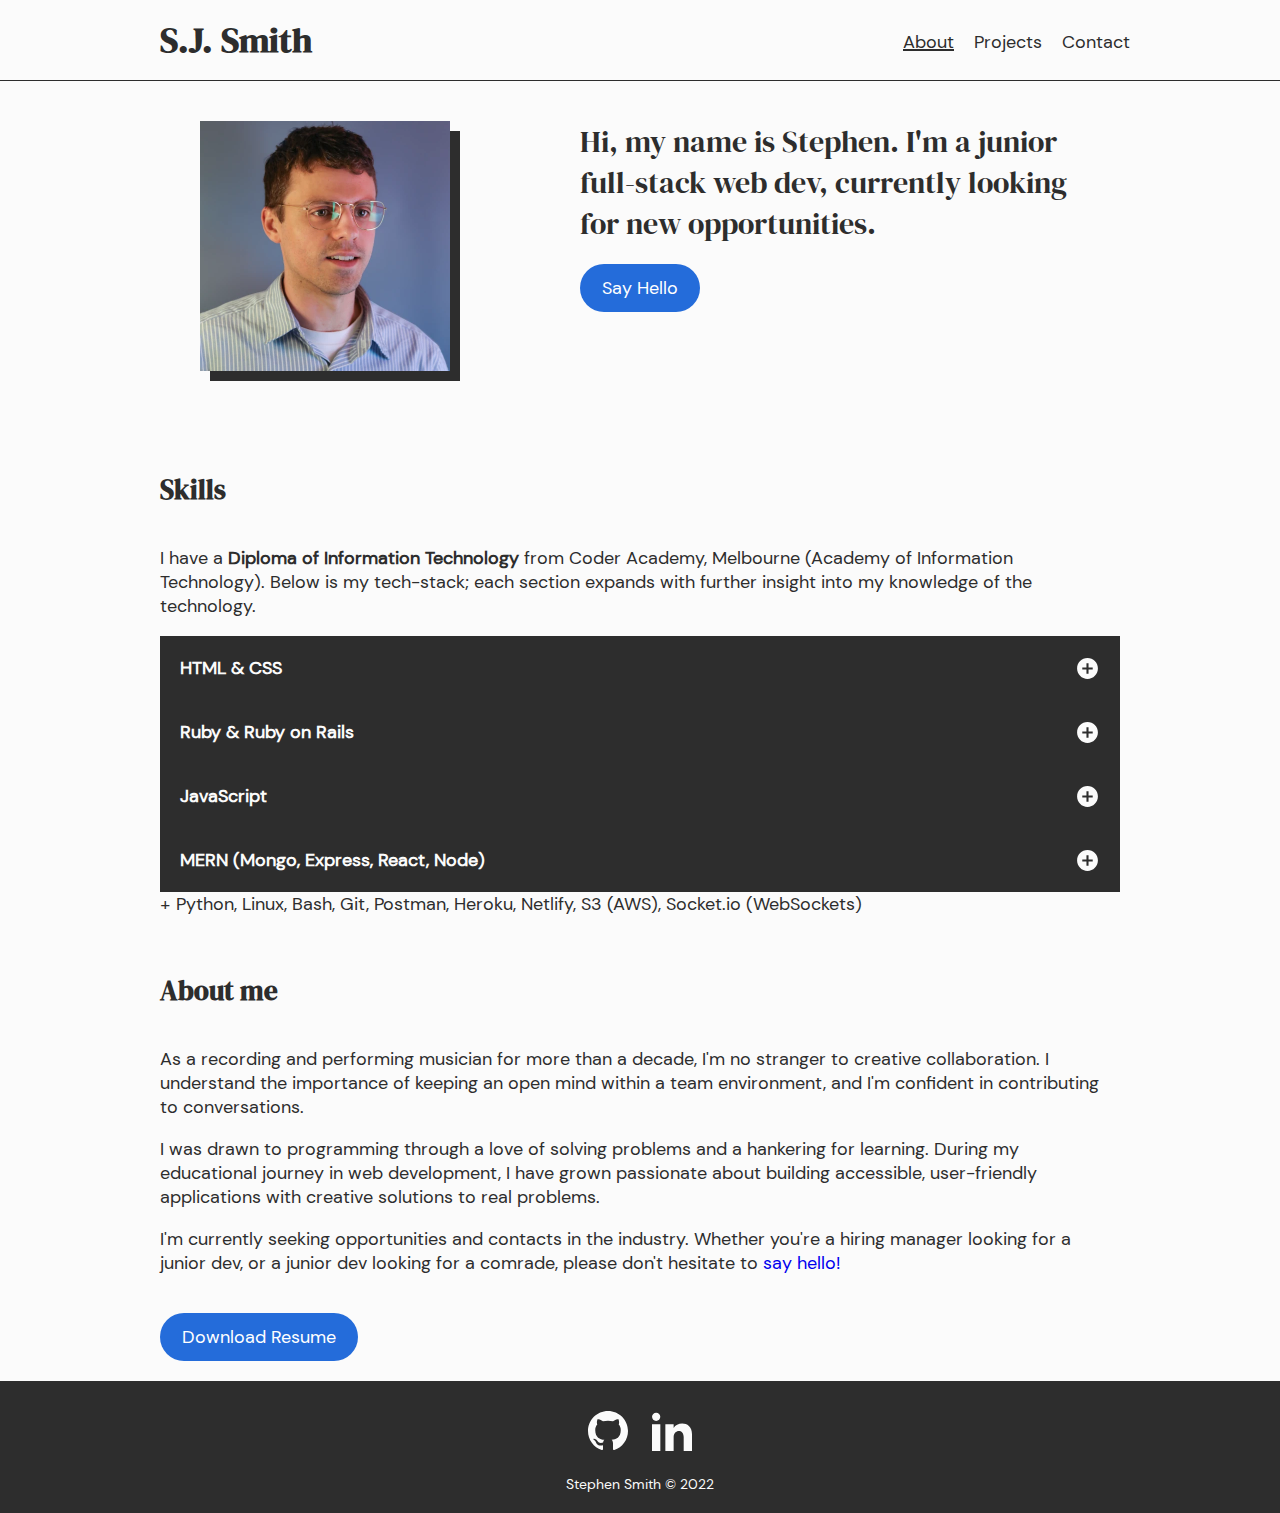
<file: index.html>
<!DOCTYPE html>
<html lang="en">
<head>
    <meta charset="UTF-8">
    <meta http-equiv="X-UA-Compatible" content="IE=edge">
    <meta name="viewport" content="width=device-width, initial-scale=1.0">
    <meta name="description" content="Junior full-stack web dev, S.J. Smith's portfolio.">
    <link rel="stylesheet" href="style.css">
    <link rel="stylesheet" href="about.css">
    <title>S.J. Smith Portfolio</title>
    <link rel="icon" href="/favicon.svg" type="image/svg+xml">

    <meta property='og:title' content='S.J. Smith Portfolio'/>
    <meta property="og:image" content="https://sjsmith.dev/assetts/ogpreview.jpg"/>
    <meta property="og:image:width" content="1200" />
    <meta property="og:image:height" content="627" />
    <meta property="og:image:alt" content="Head shot of S.J. Smith" />
    <meta property='og:description' content="Portfolio for S.J. Smith. Full-stack Web Developer"/>
    <meta property='og:url' content='https://sjsmith.dev'/>
</head>
<body>
    <header>
        <div class="h1-wrapper">
            <a href="/"><h1>S.J. Smith</h1></a>
            <div class="hamburger">
                <label class="mobile-menu-toggle" for="mobile-menu-checkbox">
                    <input type="checkbox" id="mobile-menu-checkbox" aria-label="mobile-menu-toggle" tabindex="0">
                    <div class="bar"></div>
                    <div class="bar"></div>
                    <div class="bar"> </div>
                </label>
            </div>
            <nav class="main-nav">
                <a class="desktop-nav-link selected" href="/">About<div class="underline"></div></a>
                <a class="desktop-nav-link" href="./projects">Projects<div class="underline"></div></a>
                <a class="desktop-nav-link" href="./contact">Contact<div class="underline"></div></a>
            </nav>
        </div>
        <nav class="mobile-main-nav">
            <a class="nav-link selected" href="/">About</a>
            <a class="nav-link" href="./projects">Projects</a>
            <a class="nav-link" href="./contact">Contact</a>
        </nav>
        <script src="./index.js"></script>
    </header>
    <main>
        <section class="introduction">
            <img width=100% height=100% src="./assetts/portrait500.webp" alt="Black and white portrait of Stephen">
            <div class="intro-wrapper">
                <p class="intro-para">Hi, my name is Stephen. I'm a junior full-stack web dev, currently looking for new opportunities.</p>
                <a href="./contact" class="button"> Say Hello </a>
            </div>
        </section>
        <h2>Skills</h2>
        <p>
        I have a <b>Diploma of Information Technology</b> from Coder Academy, Melbourne (Academy of Information Technology).
        Below is my tech-stack; each section expands with further insight into my knowledge of the technology.
        </p>

        <section class="skills">
            <details>
                <summary>
                    <h3>HTML & CSS<div class="underline"></div></h3>
                </summary>
                <p>Focusing on mobile-first responsive layouts, accessible design and semantic elements, I've learned to craft flexible user-friendly websites. I believe CSS is more powerful than it's often given credit for, and I love exploring advanced CSS solutions before reaching for other technologies. I also have experience with CSS libraries like Bootstrap. <i>(P.s. this site is 100% custom CSS and scores 100% on Lighthouse for Performance, Accessibility and Best Practices!)</i></p>
            </details>
            <details>
                <summary>
                    <h3>Ruby & Ruby on Rails<div class="underline"></div></h3>
                </summary>
                <p>In Ruby I explored the foundational concepts of programming, as well as principles such as OOP, DRY and TDD. Rails was my first exposure to a web framework, as well as the MVC architecture. Through Rails I also learned about relational database management, HTTP requests, CRUD operations, SQL queries and user authentication.</p>
            </details>
            <details>
                <summary>
                    <h3>JavaScript<div class="underline"></div></h3>
                </summary>
                <p>Before diving into JS frameworks, I learned vanilla JavaScript, as well as the fundamentals of DOM manipulation and The Event Loop. Through JavaScript I also explored asynchronous programming and browser / third-party APIs.</p>
            </details>
            <details>
                <summary>
                    <h3>MERN (Mongo, Express, React, Node)<div class="underline"></div></h3>
                </summary>
                <p>Through MongoDB I learned about non-relational databases and how to manage large diverse datasets. I discovered NodeJS and the exciting possibilities that come from running JS locally, and practiced building ExpressJS web applications and APIs. I started learning React by building a simple SPA for a hackathon and was immediately <i>hook</i>ed. I've since built several larger React applications and have explored component lifecycles, state management and reducers, React routing, custom hooks and more. </p>
            </details>
            <span>+ Python, Linux, Bash, Git, Postman, Heroku, Netlify, S3 (AWS), Socket.io (WebSockets)</span>
        </section>
        <section class="about-me">
            <h2>About me</h2>
            <p>As a recording and performing musician for more than a decade, I'm no stranger to creative collaboration. I understand the importance of keeping an open mind within a team environment, and I'm confident in contributing to conversations.</p>
            <p>I was drawn to programming through a love of solving problems and a hankering for learning. During my educational journey in web development, I have grown passionate about building accessible, user-friendly applications with creative solutions to real problems.</p>
            <p>I'm currently seeking opportunities and contacts in the industry. Whether you're a hiring manager looking for a junior dev, or a junior dev looking for a comrade, please don't hesitate to <a href="./contact">say hello!</a></p>
        </section>
        <div><a download class="button" href="./assetts/StephenSmithResume.pdf">Download Resume</a></div>
    </main>
    <footer>
        <div>
            <a class="sm-icon" aria-label="GitHub Link" href="https://www.github.com/smith-sj" style="background-image: url('./assetts/iconmonstr-github-1.svg')"></a>
            <a class="sm-icon" aria-label="LinkedIn Link" href="https://www.linkedin.com/in/smith-sj/" style="background-image: url('./assetts/iconmonstr-linkedin-1.svg')"></a>
        </div>
        <span>Stephen Smith © 2022</span>
    </footer>
    </body>
</body>
</html>
</file>
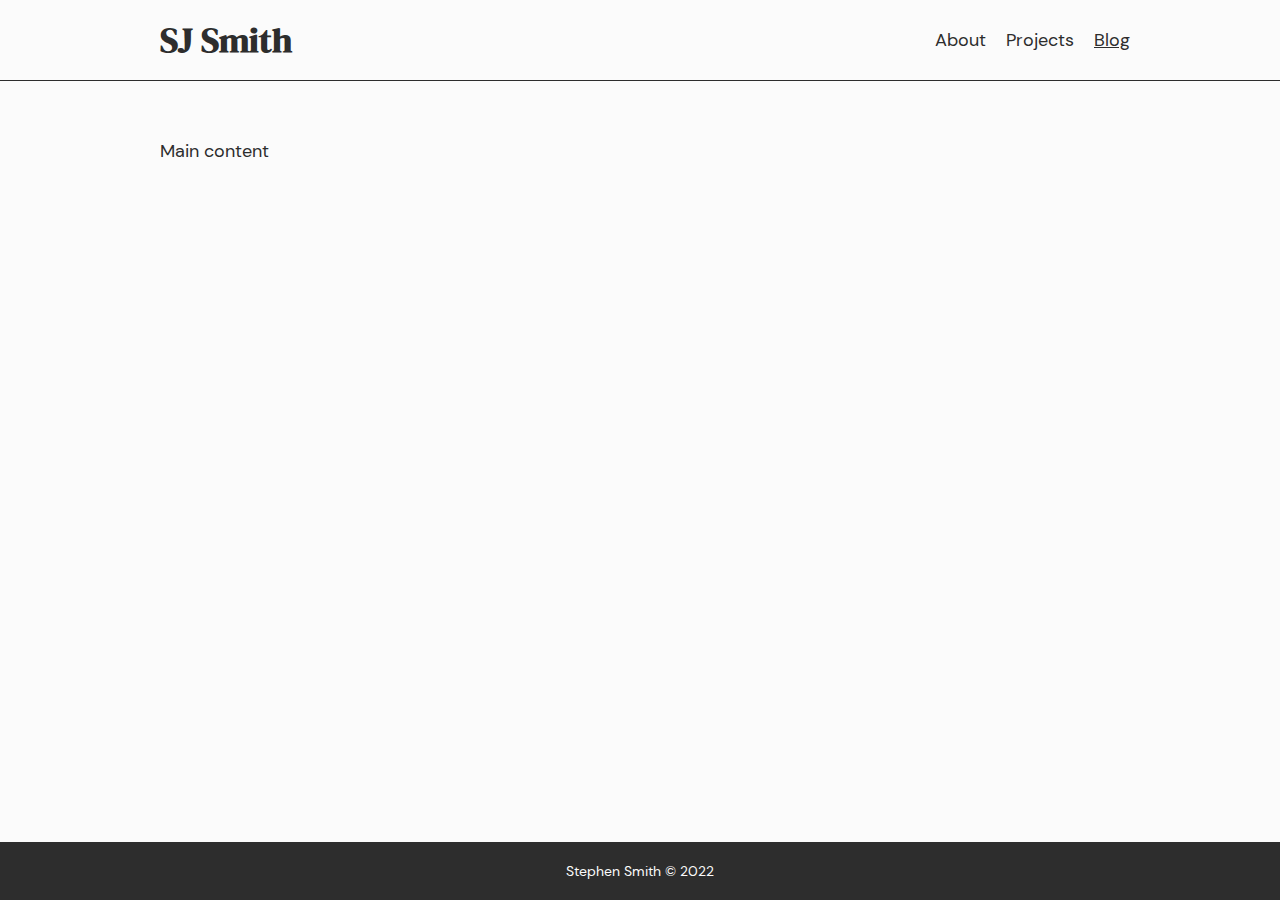
<file: blog.html>
<!DOCTYPE html>
<html lang="en">
<head>
    <meta charset="UTF-8">
    <meta http-equiv="X-UA-Compatible" content="IE=edge">
    <meta name="viewport" content="width=device-width, initial-scale=1.0">
    <link rel="stylesheet" href="newstyle.css">
    <title>S.J. Smith Portfolio</title>
    <link rel="preconnect" href="https://fonts.googleapis.com">
    <link rel="preconnect" href="https://fonts.gstatic.com" crossorigin>
    <link href="https://fonts.googleapis.com/css2?family=DM+Sans&family=DM+Serif+Display&display=swap" rel="stylesheet">
</head>
<body>
    <header>
        <div class="h1-wrapper">
            <h1>SJ Smith</h1>
            <div class="model-2">
                <label for="mobile-menu-toggle">
                    <input type="checkbox" id="mobile-menu-toggle" hidden>
                    <div class="bar"></div>
                    <div class="bar"></div>
                    <div class="bar"> </div>
                </label>
            </div>
            <nav class="main-nav">
                <a class="desktop-nav-link" href="./index.html">About</a>
                <a class="desktop-nav-link" href="./projects.html">Projects</a>
                <a class="desktop-nav-link selected" href="./blog.html">Blog</a>
            </nav>
        </div>
        <nav class="mobile-main-nav">
            <a class="nav-link" href="./index.html">About</a>
            <a class="nav-link" href="./projects.html">Projects</a>
            <a class="nav-link selected" href="./blog.html">Blog</a>
        </nav>
        <script src="./index.js"></script>
    </header>
    <main>
        <p>Main content</p>
    </main>
    <footer>
        <span>Stephen Smith © 2022</span>
    </footer>
    </body>
</body>
</html>
</file>
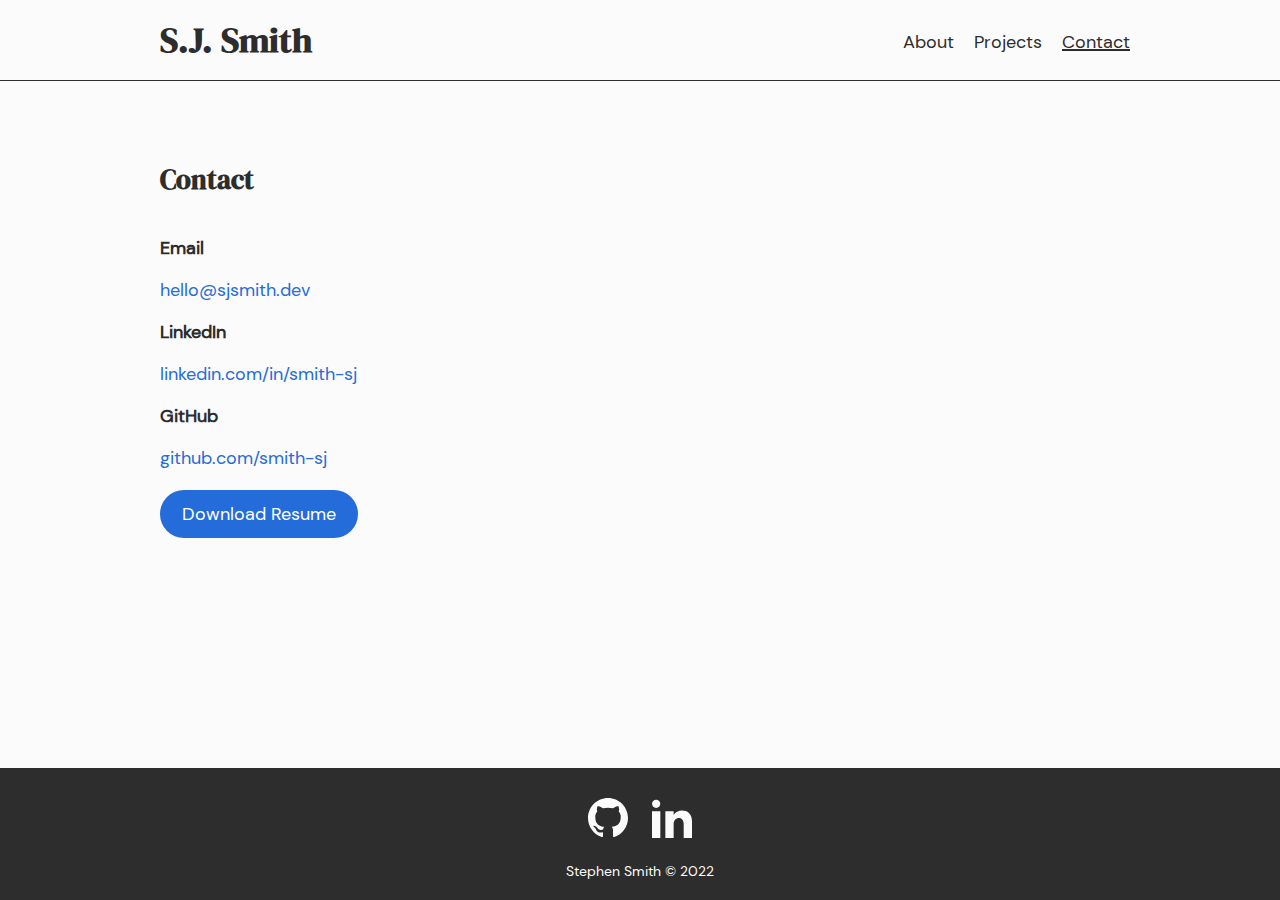
<file: contact.html>
<!DOCTYPE html>
<html lang="en">
<head>
    <meta charset="UTF-8">
    <meta http-equiv="X-UA-Compatible" content="IE=edge">
    <meta name="viewport" content="width=device-width, initial-scale=1.0">
    <meta name="description" content="Need a junior web dev, or just want to chat? Get in touch with S.J. Smith.">
    <link rel="stylesheet" href="style.css">
    <link rel="stylesheet" href="contact.css">
    <title>S.J. Smith Contact</title>
    <link rel="icon" href="/favicon.svg" type="image/svg+xml">
</head>
<body>
    <header>
        <div class="h1-wrapper">
            <a href="/"><h1>S.J. Smith</h1></a>
            <div class="hamburger">
                <label class="mobile-menu-toggle" for="mobile-menu-checkbox">
                    <input type="checkbox" id="mobile-menu-checkbox" aria-label="mobile-menu-toggle" tabindex="0">
                    <div class="bar"></div>
                    <div class="bar"></div>
                    <div class="bar"> </div>
                </label>
            </div>
            <nav class="main-nav">
                <a class="desktop-nav-link" href="/">About<div class="underline"></div></a>
                <a class="desktop-nav-link" href="./projects">Projects<div class="underline"></div></a>
                <a class="desktop-nav-link selected" href="./contact">Contact<div class="underline"></div></a>
            </nav>
        </div>
        <nav class="mobile-main-nav">
            <a class="nav-link" href="/">About</a>
            <a class="nav-link" href="./projects">Projects</a>
            <a class="nav-link selected" href="./contact">Contact</a>
        </nav>
        <script src="./index.js"></script>
    </header>
    <main>
        <h2> Contact </h2>
        <h3>Email</h3>
        <a href="mailto:hello@sjsmith.dev"></div>hello@sjsmith.dev<div class="underline"></div></a>
        <h3>LinkedIn</h3>
        <a target="_blank" href="https://linkedin.com/in/smith-sj">linkedin.com/in/smith-sj<div class="underline"></div></a>
        <h3>GitHub</h3>
        <a target="_blank" href="https://github.com/smith-sj">github.com/smith-sj<div class="underline"></div></a>
        <div><a download class="button" href="./assetts/StephenSmithResume.pdf">Download Resume</a></div>
    </main>
    <footer>
        <div>
            <a class="sm-icon" aria-label="GitHub Link" href="https://www.github.com/smith-sj" style="background-image: url('./assetts/iconmonstr-github-1.svg')"></a>
            <a class="sm-icon" aria-label="LinkedIn Link" href="https://www.linkedin.com/in/smith-sj/" style="background-image: url('./assetts/iconmonstr-linkedin-1.svg')"></a>
        </div>
        <span>Stephen Smith © 2022</span>
    </footer>
    </body>
</body>
</html>
</file>
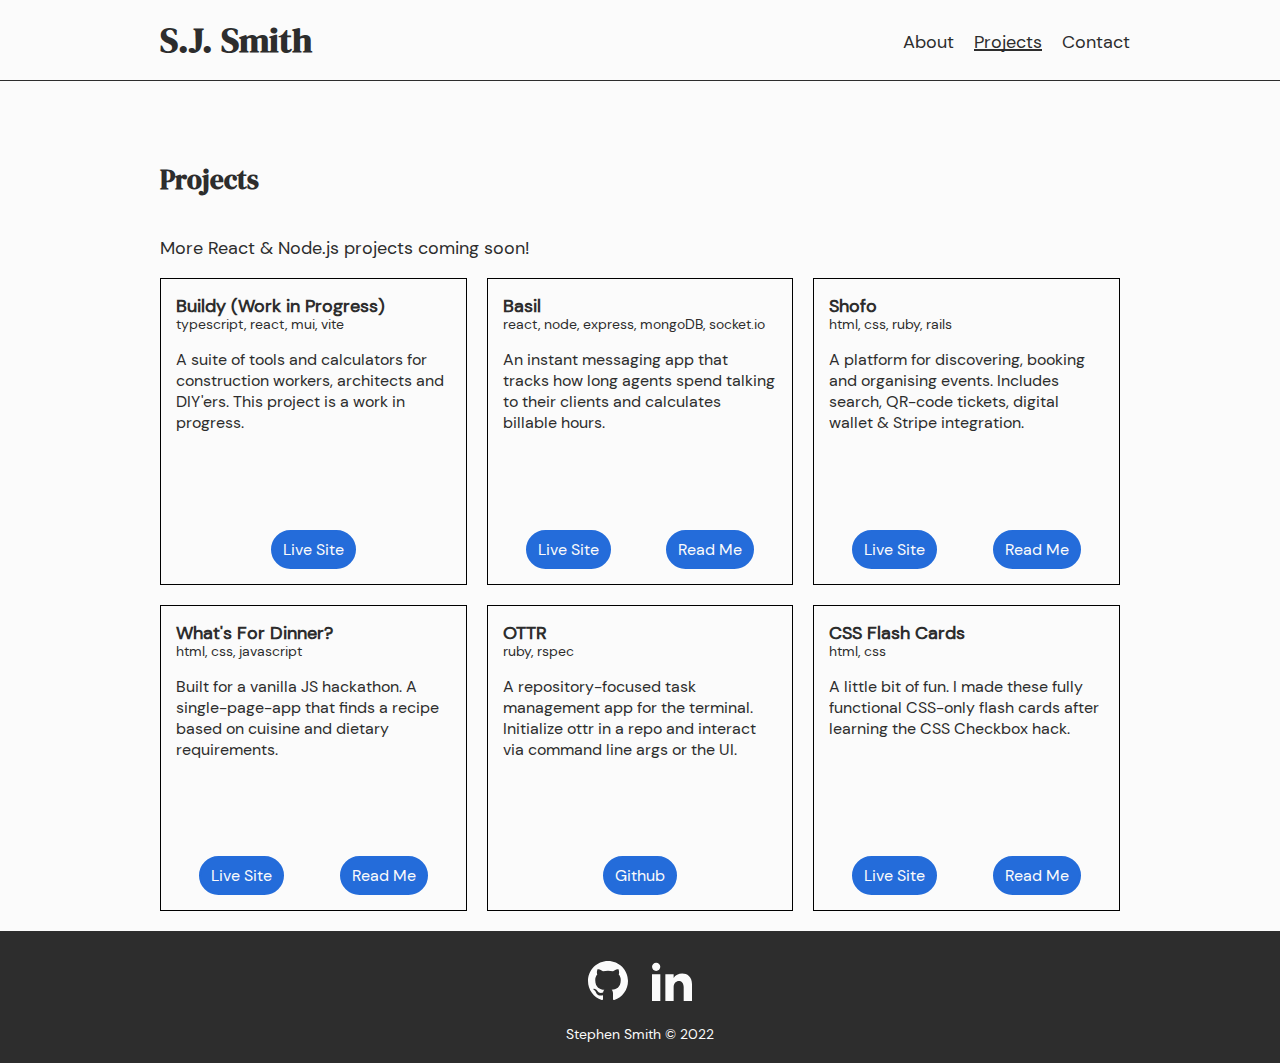
<file: projects.html>
<!DOCTYPE html>
<html lang="en">
<head>
    <meta charset="UTF-8">
    <meta http-equiv="X-UA-Compatible" content="IE=edge">
    <meta name="viewport" content="width=device-width, initial-scale=1.0">
    <meta name="description" content="A selection of Web Development projects by S.J. Smith.">
    <link rel="stylesheet" href="style.css">
    <link rel="stylesheet" href="projects.css">
    <title>S.J. Smith Projects</title>
    <link rel="icon" href="/favicon.svg" type="image/svg+xml">
</head>
<body>
    <header>
        <div class="h1-wrapper">
            <a href="/"><h1>S.J. Smith</h1></a>
            <div class="hamburger">
                <label class="mobile-menu-toggle" for="mobile-menu-checkbox">
                    <input type="checkbox" id="mobile-menu-checkbox" aria-label="mobile-menu-toggle" tabindex="0">
                    <div class="bar"></div>
                    <div class="bar"></div>
                    <div class="bar"> </div>
                </label>
            </div>
            <nav class="main-nav">
                <a class="desktop-nav-link" href="/">About<div class="underline"></div></a>
                <a class="desktop-nav-link selected" href="./projects">Projects<div class="underline"></div></a>
                <a class="desktop-nav-link" href="./contact">Contact<div class="underline"></div></a>
            </nav>
        </div>
        <nav class="mobile-main-nav">
            <a class="nav-link" href="/">About</a>
            <a class="nav-link selected" href="./projects">Projects</a>
            <a class="nav-link" href="./contact">Contact</a>
        </nav>
        <script src="./index.js"></script>
    </header>
    <main>
        <h2> Projects </h2>
        <p>More React & Node.js projects coming soon!</p>
        <section class="project-grid">
                <div class="project-container scrolled-project">
                    <div class="project-content">
                        <h3 class="project-title">Buildy (Work in Progress)<div class="underline"></div></h3>
                        <span class="project-tags">typescript, react, mui, vite </span>
                        <p>A suite of tools and calculators for construction workers, architects and DIY'ers. This project is a work in progress.</p>
                        <div class="project-buttons">
                            <a target="_blank" href="https://spiffy-kheer-41b80b.netlify.app" class="button project-button">Live Site</a>
                        </div>
                    </div>
                </div>
                <div class="project-container">
                    <div class="project-content">
                        <h3 class="project-title">Basil<div class="underline"></div></h3>
                        <span class="project-tags">react, node, express, mongoDB, socket.io </span>
                        <p>An instant messaging app that tracks how long agents spend talking to their clients and calculates billable hours.</p>
                        <div class="project-buttons">
                            <a target="_blank" href="https://basilchat.com" class="button project-button">Live Site</a>
                            <a target="_blank" href="https://github.com/team-phteven/T3-A2-Part-B" class="button project-button">Read Me</a>
                        </div>
                    </div>
                </div>

                <div class="project-container">
                    <div class="project-content">
                        <h3 class="project-title">Shofo<div class="underline"></div></h3>
                        <span class="project-tags">html, css, ruby, rails</span>
                        <p> A platform for discovering, booking and organising events. Includes search, QR-code tickets, digital wallet & Stripe integration.</p>
                        <div class="project-buttons">
                            <a target="_blank" href="https://shofo.app" class="button project-button">Live Site</a>
                            <a target="_blank" href="https://github.com/smith-sj/shofo/blob/main/README.md" class="button project-button">Read Me</a>
                        </div>
                    </div>
                </div>

                <div class="project-container">
                    <div class="project-content">
                   <h3 class="project-title">What's For Dinner?<div class="underline"></div></h3>
                   <span class="project-tags">html, css, javascript</span>
                    <p>Built for a vanilla JS hackathon. A single-page-app that finds a recipe based on cuisine and dietary requirements.</p>
                     <div class="project-buttons">
                            <a target="_blank" href="https://fordinner.netlify.app" class="button project-button">Live Site</a>
                            <a target="_blank" href="https://github.com/team-phteven/whats-for-dinner" class="button project-button">Read Me</a>
                        </div>
                </div>
                </div>
                <div class="project-container">
                    <div class="project-content">
                        <h3 class="project-title">OTTR<div class="underline"></div></h3>
                        <span class="project-tags">ruby, rspec</span>
                        <p>A repository-focused task management app for the terminal. Initialize ottr in a repo and interact via command line args or the UI.</p>
                     <div class="project-buttons">
                            <a target="_blank" href="https://github.com/smith-sj/ottr" class="button project-button">Github</a>
                        </div>
                    </div>
                </div>
                <div class="project-container">
                     <div class="project-content">
                        <h3 class="project-title">CSS Flash Cards<div class="underline"></div></h3>
                         <span class="project-tags">html, css</span>
                         <p>A little bit of fun. I made these fully functional CSS-only flash cards after learning the CSS Checkbox hack.</p>
                     <div class="project-buttons">
                            <a target="_blank" href="https://smith-sj.github.io/CSS-only-flash-cards/" class="button project-button">Live Site</a>
                            <a target="_blank" href="https://github.com/smith-sj/CSS-only-flash-cards/blob/main/README.md" class="button project-button">Read Me</a>
                        </div>
                        </div>
                </div>
        </section>
        <script src="./scroll.js"></script>
    </main>
    <footer>
        <div>
            <a class="sm-icon" aria-label="GitHub Link" href="https://www.github.com/smith-sj" style="background-image: url('./assetts/iconmonstr-github-1.svg')"></a>
            <a class="sm-icon" aria-label="LinkedIn Link" href="https://www.linkedin.com/in/smith-sj/" style="background-image: url('./assetts/iconmonstr-linkedin-1.svg')"></a>
        </div>
        <span>Stephen Smith © 2022</span>
    </footer>
    </body>
</body>
</html>
</file>
<file: style.css>
@font-face {
    font-family: "DM Serif Display";
    src: url("./assetts/fonts/DMSerifDisplay-Regular.woff2") format("woff2");
    font-display: swap;
}

@font-face {
    font-family: "DM Sans";
    src: url("./assetts/fonts/DMSans-Regular.woff2") format("woff2");
    font-display: swap;
}

/* CUSTOM STYLE VARIABLES */

*:focus {
    outline-color: var(--sj-red);
}

/* Mobile first */
:root {
    --display-font: "DM Serif Display", serif;
    --text-font: "DM Sans", sans-serif;
    font-size: 62.5%;
    --heading-font-size: 3rem;
    --body-font-size: 1.6rem;
    --small-text-size: 1.4rem;
    --input-font-size: 1.6rem;
    --subheading-font-size: 2.1rem;

    --sj-white: #fbfbfb;
    --sj-black: #2d2d2d;
    --sj-peach: #f3d0a3;
    --sj-pink: #eacac0;
    --sj-red: #ed6a5a;
    --sj-blue: #246cda;
}

/* Adjusted custom variables for desktop */
@media (min-width: 600px) {
    :root {
        --body-font-size: 1.8rem;
        --small-text-size: 1.4rem;
        --input-font-size: 1.6rem;
        --heading-font-size: 3.5rem;
        --subheading-font-size: 3rem;
    }
}

html {
    overflow-y: scroll;
}

/* H TAGS */

a {
    text-decoration: none;
}

h1 {
    color: var(--sj-black);
    font-size: var(--heading-font-size);
    font-family: var(--display-font);
    margin: 0;
    padding-left: 20px;
}

h2 {
    display: inline-block;
    color: var(--sj-black);
    font-family: var(--display-font);
    margin: 40px auto 20px;
}

.underline {
    margin-top: -5px;
    height: 2px;
    width: 100%;
    background-color: var(--sj-black);
}

h3 {
    font-size: var(--body-font-size);
}

/* LAYOUT (BODY/MAIN/FOOTER) */

body {
    font-family: var(--text-font);
    font-size: var(--body-font-size);
    display: flex;
    flex-direction: column;
    min-height: 100vh;
    margin: 0;
    background-color: var(--sj-white);
}

body main {
    max-width: 1000px;
    margin: 0 auto;
    padding: 20px;
    box-sizing: border-box;
    color: var(--sj-black);
}

body footer {
    color: var(--sj-white);
    background-color: var(--sj-black);
    font-family: var(--body-font-size);
    font-size: var(--small-text-size);
    display: flex;
    flex-direction: column;
    justify-content: center;
    align-items: center;
    row-gap: 10px;
    padding: 20px;
    margin-top: auto;
}

main {
    width: 100%;
}

/* Footer Icons */
.sm-icon {
    display: inline-block;
    height: 40px;
    width: 40px;
    background-size: cover;
    background-repeat: no-repeat;
    margin: 10px;
}

/* NAVBAR COMPONENT */

/* Mobile NavBar */

.mobile-main-nav {
    position: relative;
    top: -400%;
    transition: 0.5s;
}

body header {
    display: flex;
    flex-direction: column;
    background-color: transparent;
    padding: 0px;
    height: 60px;
    z-index: 1;
    border-bottom: 1px solid var(--sj-black);
}

.h1-wrapper {
    width: 100%;
    max-width: 1000px;
    margin: 0 auto;
    background-color: var(--sj-white);
    display: flex;
    justify-content: space-between;
    align-items: center;
    box-sizing: border-box;
    z-index: 2;
}

.nav-link {
    display: none;
    font-family: var(--text-font);
    font-size: var(--body-font-size);
    width: 100%;
    padding: 2rem;
    text-align: center;
    margin: 0;
    color: var(--sj-white);
    background-color: var(--sj-black);
    text-decoration: none;
    box-sizing: border-box;
}

.nav-link .underline,
.desktop-nav-link .underline {
    transition: width 0.5s ease;
    width: 0;
}

.nav-link:hover .underline,
.desktop-nav-link:hover .underline {
    width: 100%;
}

.selected .underline {
    width: 100%;
}

.button {
    transition: 0.5s;
    text-decoration: none;
    font-weight: normal;
    color: white;
    font-family: var(--text-font);
    font-size: var(--body-font-size);
    padding: 1rem 2rem;
    border-radius: 30px;
    margin: 20px auto 0 auto;
    display: inline-block;
    justify-content: center;
    align-items: center;
    background-color: var(--sj-blue);
    border: 2px solid transparent;
}

.intro-wrapper .button {
    margin: 20px auto 0 auto;
}

.intro-wrapper {
    display: flex;
    flex-direction: column;
    align-items: start;
}

.button:hover {
    background-color: var(--sj-white);
    color: var(--sj-blue);
    border: 2px solid var(--sj-blue);
}

/* Desktop NavBar */

.main-nav {
    display: none;
}

@media (min-width: 600px) {
    .mobile-main-nav {
        display: none;
    }

    .desktop-nav-link {
        margin: 0 10px;
        font-family: var(--text-font);
        font-size: var(--body-font-size);
        text-decoration: none;
        color: var(--sj-black);
    }

    .main-nav {
        display: flex;
        flex-direction: row;
        align-items: center;
    }

    .selected {
        text-decoration: underline;
    }

    body header {
        height: 80px;
        display: flex;
        flex-direction: row;
        background-color: var(--sj-white);
    }

    body main {
        max-width: 1000px;
        margin: 20px auto auto auto;
    }
}

/* HAMBURGER MENU COMPONENT */

.hamburger {
    height: 60px;
    width: 60px;
    min-height: 60px;
    min-width: 60px;
    display: flex;
    flex-direction: column;
    justify-content: center;
    align-items: center;
    background-color: var(--sj-black);
    position: relative;
}

@media (min-width: 600px) {
    .hamburger {
        display: none;
    }
}

#mobile-menu-checkbox {
    position: absolute;
    width: 100%;
    height: 100%;
    top: 0;
    left: 0;
    margin: 0;
    opacity: 0;
}

.hamburger:focus-within {
    outline: 3px solid var(--sj-red);
}

.mobile-menu-toggle {
    display: flex;
    flex-direction: column;
    justify-content: space-between;
}

.bar {
    height: 3px;
    width: 100%;
    display: block;
    position: relative;
    background-color: var(--sj-white);
    -moz-transition: 0.4s;
    -o-transition: 0.4s;
    -webkit-transition: 0.4s;
    transition: 0.4s;
}

.bar:nth-of-type(1) {
    margin-top: 0;
}

.bar:nth-of-type(3) {
    margin-bottom: 0;
}

label {
    display: flex;
    flex-direction: column;
    justify-content: space-between;
    height: 30px;
    width: 30px;
    -moz-border-radius: 100%;
    -webkit-border-radius: 100%;
    border-radius: 100%;
    -moz-transition: 0.3s;
    -o-transition: 0.3s;
    -webkit-transition: 0.3s;
    transition: 0.3s;
    cursor: pointer;
}

@keyframes rotate-right {
    from {
        transform: translateY(0px), rotate(0);
    }
    to {
        transform: translateY(15px), rotate(45deg);
    }
}
@keyframes rotate-left {
    from {
        transform: translateY(0px), rotate(0);
    }
    to {
        transform: translateY(-15px), rotate(-45deg);
    }
}

#mobile-menu-checkbox:checked ~ .bar:nth-of-type(1) {
    -moz-transform: translateY(450%) rotate(45deg);
    -ms-transform: translateY(450%) rotate(45deg);
    -webkit-transform: translateY(450%) rotate(45deg);
    transform: translateY(450%) rotate(45deg);
}

#mobile-menu-checkbox:checked ~ .bar:nth-of-type(2) {
    opacity: 0;
}

#mobile-menu-checkbox:checked ~ .bar:nth-of-type(3) {
    -moz-transform: translateY(-450%) rotate(-45deg);
    -ms-transform: translateY(-450%) rotate(-45deg);
    -webkit-transform: translateY(-450%) rotate(-45deg);
    transform: translateY(-450%) rotate(-45deg);
}

#mobile-menu-checkbox:checked ~ .bar:nth-of-type(1) {
    -moz-animation: 1.5s rotate-right cubic-bezier(0.5, 0.2, 0.2, 1);
    -webkit-animation: 1.5s rotate-right cubic-bezier(0.5, 0.2, 0.2, 1);
    animation: rotate-right 1.5s cubic-bezier(0.5, 0.2, 0.2, 1);
}

#mobile-menu-checkbox:checked ~ .bar:nth-of-type(2) {
    -moz-animation: fade 1.5s cubic-bezier(0.1, 0.8, 0.1, 1);
    -webkit-animation: fade 1.5s cubic-bezier(0.1, 0.8, 0.1, 1);
    animation: fade 1.5s cubic-bezier(0.1, 0.8, 0.1, 1);
}

#mobile-menu-checkbox:checked ~ .bar:nth-of-type(3) {
    -moz-animation: rotate-left 1.5s cubic-bezier(0.5, 0.2, 0.2, 1);
    -webkit-animation: rotate-left 1.5s cubic-bezier(0.5, 0.2, 0.2, 1);
    animation: rotate-left 1.5s cubic-bezier(0.5, 0.2, 0.2, 1);
}
</file>
<file: about.css>
/* Summar / Details */

/* Introduction Section */

.introduction {
    display: flex;
    flex-direction: column;
    align-items: center;
    row-gap: 20px;
}

img {
    margin: 0 20px 20px 0;
    max-height: 250px;
    max-width: 250px;
    box-shadow: 10px 10px var(--sj-black);
}


.intro-para {
    font-family: var(--display-font);
    font-size: var(--subheading-font-size);
    color: var(--sj-black);
    margin: 0;
}

@media (min-width: 600px) {

    .intro-wrapper .button {
        margin: 20px 0 0 30px;
    }

    .introduction {
        display: flex;
        align-items: start;
        justify-content: space-around;
        flex-direction: row;
        row-gap: 20px;
        margin-bottom: 40px;
    }

    .intro-para {
        display: inline;
        margin-left: 30px;
        max-width: 500px;
    }

}

/* Skills Section */

.skills {
    margin: 16px 0;
}

details h3 {
    margin: 0;
    margin-right: 40px;
    display: inline-block;
}

details p {
    margin: 0;
    padding: 20px;
    border-top: none;
}

details summary {
    cursor: pointer;
    position: relative;
    padding: 20px;
    background-color: var(--sj-black);
    color: var(--sj-white);
    list-style: none;
    background-repeat: no-repeat;
}


details summary::before {
    transition: 0.6s transform ease;
    content: "";
    position: absolute;
    width: 25px;
    height: 25px;
    background-image: url('./assetts/lightmodeexpand.svg');
    background-repeat: no-repeat;
    background-size: cover;
    transform: rotate(0deg);
    right: 20px;
}

details[open] summary::before {
    transform: rotate(45deg);
}

/* hide marker on safari */
details summary::-webkit-details-marker {
    display:none;
  }


details[open] p {
    color: var(--sj-white);
    background-color: var(--sj-blue);
}


details .underline {
    background-color: var(--sj-white);
    transition: width 0.5s ease;
    width: 0;
}

details[open] .underline {
    width:100%;
}

@media (min-width: 550px) {
    details:hover .underline {
        width: 100%;
    }
}
/* About Me Section */
</file>
<file: newstyle.css>
@font-face {
    font-family: 'DM Serif Display';
    src: url('./assetts/fonts/DMSerifDisplay-Regular.woff2') format('woff2');
  }

  @font-face {
    font-family: 'DM Sans';
    src: url('./assetts/fonts/DMSans-Regular.woff2') format('woff2');
  }

/* CUSTOM STYLE VARIABLES */

*:focus {
    outline-color: var(--sj-red);
}

/* Mobile first */
:root {
    --display-font: 'DM Serif Display', serif;
    --text-font: 'DM Sans', sans-serif;
    font-size: 62.5%;
    --heading-font-size: 3rem;
    --body-font-size: 1.6rem;
    --small-text-size: 1.4rem;
    --input-font-size: 1.6rem;
    --subheading-font-size: 2.1rem;

    --sj-white: #FBFBFB;
    --sj-black: #2d2d2d;
    --sj-peach: #f3d0a3;
    --sj-pink: #eacac0;
    --sj-red: #ED6A5A;
    --sj-blue: #246cda;
}

/* Adjusted custom variables for desktop */
@media (min-width: 600px) {
    :root {
        --body-font-size: 1.8rem;
        --small-text-size: 1.4rem;
        --input-font-size: 1.6rem;
        --heading-font-size: 3.5rem;
        --subheading-font-size: 3rem;
    }
}




html {
    overflow-y: scroll;
}

/* H TAGS */

a {
    text-decoration: none;
}

h1 {
    color: var(--sj-black);
    font-size: var(--heading-font-size);
    font-family: var(--display-font);
    margin: 0;
    padding-left: 20px;
}


h2 {
    display: inline-block;
    color: var(--sj-black);
    font-family: var(--display-font);
    margin: 40px auto 20px;
}

.underline {
    margin-top:-5px;
    height: 2px;
    width: 100%;
    background-color: var(--sj-black);
}


h3 {
    font-size: var(--body-font-size);
}

/* LAYOUT (BODY/MAIN/FOOTER) */


.intro-container {
    display: flex;
    flex-direction: column;
    align-items: center;
    row-gap: 20px;
}

img {
    margin: 0 20px 20px 0;
    max-height: 250px;
    max-width: 250px;
    box-shadow: 10px 10px var(--sj-black);
}


.intro-para {
    font-family: var(--display-font);
    font-size: var(--subheading-font-size);
    color: var(--sj-black);
    margin: 0;
}

body {
    font-family: var(--text-font);
    font-size: var(--body-font-size);
    display: flex;
    flex-direction: column;
    min-height: 100vh;
    margin: 0;
    background-color: var(--sj-white);
}

body main {
    max-width: 1000px;
    margin: 0 auto;
    padding: 20px;
    box-sizing: border-box;
    color: var(--sj-black);
}

body footer {
    color: var(--sj-white);
    background-color: var(--sj-black);
    font-family: var(--body-font-size);
    font-size: var(--small-text-size);
    display: flex;
    flex-direction: column;
    justify-content: center;
    align-items: center;
    row-gap: 10px;
    padding: 20px;
    margin-top: auto;
}

/* NAVBAR COMPONENT */


/* Mobile NavBar */

.mobile-main-nav {
    position: relative;
    top: -400%;
    transition: 0.5s;
}

body header {
    display: flex;
    flex-direction: column;
    background-color: transparent;
    padding: 0px;
    height: 60px;
    z-index: 1;
    border-bottom: 1px solid var(--sj-black);
}

.h1-wrapper {
    width: 100%;
    max-width: 1000px;
    margin: 0 auto;
    background-color: var(--sj-white);
    display: flex;
    justify-content: space-between;
    align-items: center;
    box-sizing: border-box;
    z-index: 2;
}

.nav-link {
    display: none;
    font-family: var(--text-font);
    font-size: var(--body-font-size);
    width: 100%;
    padding: 2rem;
    text-align: center;
    margin: 0;
    color: var(--sj-white);
    background-color: var(--sj-black);
    text-decoration: none;
    box-sizing: border-box;
}

.nav-link .underline, .desktop-nav-link .underline {
    transition: width 0.5s ease;
    width: 0;
}

.nav-link:hover .underline, .desktop-nav-link:hover .underline{ 
    width: 100%;
}

.selected .underline{
    width: 100%;
}

.button {
    transition: 0.5s;
    text-decoration: none;
    font-weight: normal;
    color: white;
    font-family: var(--text-font);
    font-size: var(--body-font-size);
    padding: 1rem 2rem;
    border-radius: 30px;
    margin: 20px auto 0 auto;
    display: inline-block;
    justify-content: center;
    align-items: center;
    background-color: var(--sj-blue);
    border: 2px solid transparent;
}

.intro-wrapper .button {
    margin: 20px auto 0 auto;
}

.intro-wrapper {
    display: flex;
    flex-direction: column;
    align-items: start;

}

.button:hover {
    background-color: var(--sj-white);
    color: var(--sj-blue);
    border: 2px solid var(--sj-blue);
}

/* Desktop NavBar */


.main-nav {
    display: none;
}

@media (min-width: 600px) {


    .intro-wrapper .button {
        margin: 20px 0 0 30px;
    }

    body header {
        height: 80px;
    }

    .intro-container {
        display: flex;
        align-items: start;
        justify-content: space-around;
        flex-direction: row;
        row-gap: 20px;
        margin-bottom: 40px;
    }

    .intro-para {
        display: inline;
        margin-left: 30px;
        max-width: 500px;
    }


    .mobile-main-nav {
        display: none;
    }

    .desktop-nav-link {
        margin: 0 10px;
        font-family: var(--text-font);
        font-size: var(--body-font-size);
        text-decoration: none;
        color: var(--sj-black);
    }


    .main-nav {
        display: flex;
        flex-direction: row;
        align-items: center;
    }

    .selected {
        text-decoration: underline;
    }

    body header {
        display: flex;
        flex-direction: row;
        background-color: var(--sj-white);
    }


    body main {
        max-width: 1000px;
        margin: 20px auto auto auto;
    }


}

/* HAMBURGER MENU COMPONENT */

.model-2 {
    height: 60px;
    width: 60px;
    min-height: 60px;
    min-width: 60px;
    display: flex;
    flex-direction: column;
    justify-content: center;
    align-items: center;
    background-color: var(--sj-black);
    position: relative;
}


@media (min-width: 600px) {
    .model-2 {
        display: none;
    }
}

#mobile-menu-checkbox {
    position: absolute;
    width: 100%;
    height:100%;
    top: 0;
    left: 0;
    margin: 0;
    opacity: 0;   
}

.model-2:focus-within {
    outline: 3px solid var(--sj-red);
}

.mobile-menu-toggle {
    display: flex;
    flex-direction: column;
    justify-content: space-between;
}


.bar {
    height: 3px;
    width: 100%;
    display: block;
    position: relative;
    background-color: var(--sj-white);
    -moz-transition: 0.4s;
    -o-transition: 0.4s;
    -webkit-transition: 0.4s;
    transition: 0.4s;
}

.bar:nth-of-type(1) {
    margin-top: 0;
}

.bar:nth-of-type(3) {
    margin-bottom: 0;
}

label {
    display: flex;
    flex-direction: column;
    justify-content: space-between;
    height: 30px;
    width: 30px;
    -moz-border-radius: 100%;
    -webkit-border-radius: 100%;
    border-radius: 100%;
    -moz-transition: 0.3s;
    -o-transition: 0.3s;
    -webkit-transition: 0.3s;
    transition: 0.3s;
    cursor: pointer;
}


.mobile-menu-toggle:checked~.bar:nth-of-type(1) {
    -moz-transform: translateY(450%) rotate(45deg);
    -ms-transform: translateY(450%) rotate(45deg);
    -webkit-transform: translateY(450%) rotate(45deg);
    transform: translateY(450%) rotate(45deg);
}

.mobile-menu-toggle:checked~.bar:nth-of-type(2) {
    opacity: 0;
}

.mobile-menu-toggle:checked~.bar:nth-of-type(3) {
    -moz-transform: translateY(-450%) rotate(-45deg);
    -ms-transform: translateY(-450%) rotate(-45deg);
    -webkit-transform: translateY(-450%) rotate(-45deg);
    transform: translateY(-450%) rotate(-45deg);
}

.mobile-menu-toggle:checked~.bar:nth-of-type(1) {
    -moz-animation: rotateR 1.5s cubic-bezier(0.5, 0.2, 0.2, 1);
    -webkit-animation: rotateR 1.5s cubic-bezier(0.5, 0.2, 0.2, 1);
    animation: rotateR 1.5s cubic-bezier(0.5, 0.2, 0.2, 1);
}

.mobile-menu-toggle:checked~.bar:nth-of-type(2) {
    -moz-animation: fade 1.5s cubic-bezier(0.1, 0.8, 0.1, 1);
    -webkit-animation: fade 1.5s cubic-bezier(0.1, 0.8, 0.1, 1);
    animation: fade 1.5s cubic-bezier(0.1, 0.8, 0.1, 1);
}

#mobile-menu-toggle:checked~.bar:nth-of-type(3) {
    -moz-animation: rotateL 1.5s cubic-bezier(0.5, 0.2, 0.2, 1);
    -webkit-animation: rotateL 1.5s cubic-bezier(0.5, 0.2, 0.2, 1);
    animation: rotateL 1.5s cubic-bezier(0.5, 0.2, 0.2, 1);
}

/* _______________ */

/* Summar / Details */


.skills {
    margin: 16px 0;
}

details h3 {
    margin: 0;
    margin-right: 40px;
    display: inline-block;
}

details p {
    margin: 0;
    padding: 20px;
    border-top: none;
}

details summary {
    cursor: pointer;
    position: relative;
    padding: 20px;
    background-color: var(--sj-black);
    color: var(--sj-white);
    list-style: none;
    background-repeat: no-repeat;
}


details summary::before {
    transition: 0.6s transform ease;
    content: "";
    position: absolute;
    width: 25px;
    height: 25px;
    background-image: url('./assetts/lightmodeexpand.svg');
    background-repeat: no-repeat;
    background-size: cover;
    transform: rotate(0deg);
    right: 20px;
}

details[open] summary::before {
    transform: rotate(45deg);
}

/* hide marker on safari */
details summary::-webkit-details-marker {
    display:none;
  }


details[open] p {
    color: var(--sj-white);
    background-color: var(--sj-blue);
}

/* PROJECTS */

.project-grid {
    display: grid;
    gap: 1rem;
    grid-template-columns: repeat(4, 1fr);
}

details .underline {
    background-color: var(--sj-white);
    transition: width 0.5s ease;
    width: 0;
}

details[open] .underline {
    width:100%;
}

details:hover .underline {
    width: 100%;
}


.project-container {
    display: flex;
    flex-direction: column;
    padding: 20px;
    height: calc(100% - 40px);
}

.project-arrow {
    display: inline-block;
    font-size: var(--heading-font-size);
    margin-top: auto;
    margin-left: auto;
    margin-right: 20px;
    transition: margin 0.5s ease;
}

.project-grid a:hover .project-arrow {
    margin-right: 0;
}

.project-grid a {
    text-decoration: none;
    color: inherit;
}

.project-container h3 {
    align-self: start;
    display: inline-block;
    margin: 0;
}

.project-grid .underline {
    animation: none;
    width: 0;
    transition: width 0.5s ease;
}

.project-grid a:hover .underline {
    width: 100%;
}

.project-grid a:nth-child(odd) .underline {
    background-color: var(--sj-white);
}
.project-grid a:nth-child(even) .underline {
    background-color: var(--sj-black);
}

.project-grid a:nth-child(4n-3) {
    grid-column: span 4;
    grid-row: span 1;
    color: var(--sj-white);
    background-color: var(--sj-blue);
}

.project-grid a:nth-child(4n-2) {
    grid-column: span 4;
    grid-row: span 1;
    background-color: #E8E8E8;
}
.project-grid a:nth-child(4n-1) {
    grid-column: span 4;
    grid-row: span 1;
    color: var(--sj-white);
    background-color: var(--sj-black);
}
.project-grid a:nth-child(4n-0) {
    grid-column: span 4;
    grid-row: span 1;
    color: var(--sj-black);
    background-color: #27EAB8;
}

@media (min-width: 500px) {
    .project-grid a:nth-child(4n-3) {
        grid-column: span 2;
        grid-row: span 1;
    }
    .project-grid a:nth-child(4n-2) {
        grid-column: span 2;
        grid-row: span 1;
    }
    .project-grid a:nth-child(4n-1) {
        grid-column: span 2;
        grid-row: span 1;
    }
    .project-grid a:nth-child(4n-0) {
        grid-column: span 2;
        grid-row: span 1;

    }
}

@media (min-width: 800px) {
    .project-grid a:nth-child(4n-3) {
        grid-column: span 2;
        grid-row: span 2;
    }
    .project-grid a:nth-child(4n-2) {
        grid-column: span 2;
        grid-row: span 1;
    }
    .project-grid a:nth-child(4n-1) {
        grid-column: span 1;
        grid-row: span 1;
    }
    .project-grid a:nth-child(4n-0) {
        grid-column: span 1;
        grid-row: span 1;
    }
}

main {
    width: 100%;
}

form {
    display: flex;
    flex-direction: column;
    margin: 0 auto;
    max-width: 600px;
}

form label {
    font-family: var(--display-font);
    margin: 20px 0 5px 0;
}

form input {
    padding: 1rem;
    border-radius: 20px;
    max-width: 200px;
    font-family: var(--text-font);
    border: 1px solid var(--sj-black);
    font-size: var(--body-font-size);
}

textarea {
    max-width: 600px;
    height: 250px;
    resize: none;
    font-family: var(--text-font);
    font-size: var(--body-font-size);
    padding: 1rem
  }


  .about-me {
      margin-bottom: 50px;
  }
  
  .sm-icon {
    display: inline-block;
    height: 40px;
    width: 40px;
    background-size: cover;
    background-repeat: no-repeat;
    margin: 10px;
  }

#toggle-checkbox {
    display: none;
}
</file>
<file: contact.css>
main a {
    display: inline;
    position: relative;
    color: var(--sj-blue)
}

main a div.underline {
    display: block;
    background-color: var(--sj-black);
    transition: width 0.5s ease;
    width: 0;
    position: absolute;
    left: 0;
}

main a:hover div.underline {
    width: 100%;
}
</file>
<file: projects.css>
/* PROJECTS */

.project-grid {
    display: grid;
    grid-template-columns: repeat(auto-fill, minmax(250px, 1fr));
    box-sizing: border-box;
    gap: 2rem;
}

 .project-container:hover {
    color: var(--sj-white);
    background-color: var(--sj-blue);
    border: 1px solid var(--sj-blue);
}


.project-content .project-tags {
    overflow:visible;
}

.project-buttons {
    display: flex;
    flex-direction: row;
    justify-content: start;
    gap: 1rem;
}

.project-container:hover .project-buttons .button {
    background-color: transparent;
    border: 2px solid var(--sj-white);
    color: var(--sj-white);
}

.project-buttons .button {
    background-color: var(--sj-blue);
    border: 2px solid var(--sj-blue);
    color: var(--sj-white);
    word-wrap: nowrap;
    white-space: nowrap;
    font-size: medium;
    padding: 0.7rem 1rem;
}

.project-container:hover .project-buttons a.project-button:hover {
    background-color: var(--sj-white);
    border: 2px solid var(--sj-white);
    color: var(--sj-blue);
}

.project-container {
    flex-direction: column;
    transition: 0.5s;
    display: flex;
    box-sizing: border-box;
    position: relative;
    color: var(--sj-black);
    border: 1px solid black;
}

.project-content {
    position: absolute;
    padding: 1.5rem;
    box-sizing: border-box;
    display: flex;
    flex-direction: column;
    height: 100%;
}

/* css-trick for making square aspect ratio */
/* works because padding-top is 100% based off width */
.project-container::before{
    content:"";
    padding-top: 100%;
    display: block;
}


.project-content p {
    overflow: hidden;
    flex-grow: 1;
    font-size: medium;
}

.project-content span {
    white-space: wrap;
    overflow-y: hidden;    
    text-overflow: ellipsis;
    font-size: var(--small-text-size);
}

.project-container h3 {
    align-self: start;
    display: inline-block;
    margin: 0;
}

.project-grid .underline {
    animation: none;
    width: 0;
    transition: width 0.5s ease;
}

.project-grid a:hover .underline {
    width: 100%;
    background-color: var(--sj-white);
}

@media (max-width: 560px) {
    .project-container.scrolled-project {
        color: var(--sj-white)!important;
        background-color: var(--sj-blue)!important;
        border: 1px solid var(--sj-blue)!important;
    }
 
    .project-container.scrolled-project .project-buttons .button {
        background-color: transparent;
        border: 2px solid var(--sj-white);
        color: var(--sj-white);
        word-wrap: nowrap;
        white-space: nowrap;
        font-size: medium;
        padding: 0.7rem 1rem;
    }
}
</file>
